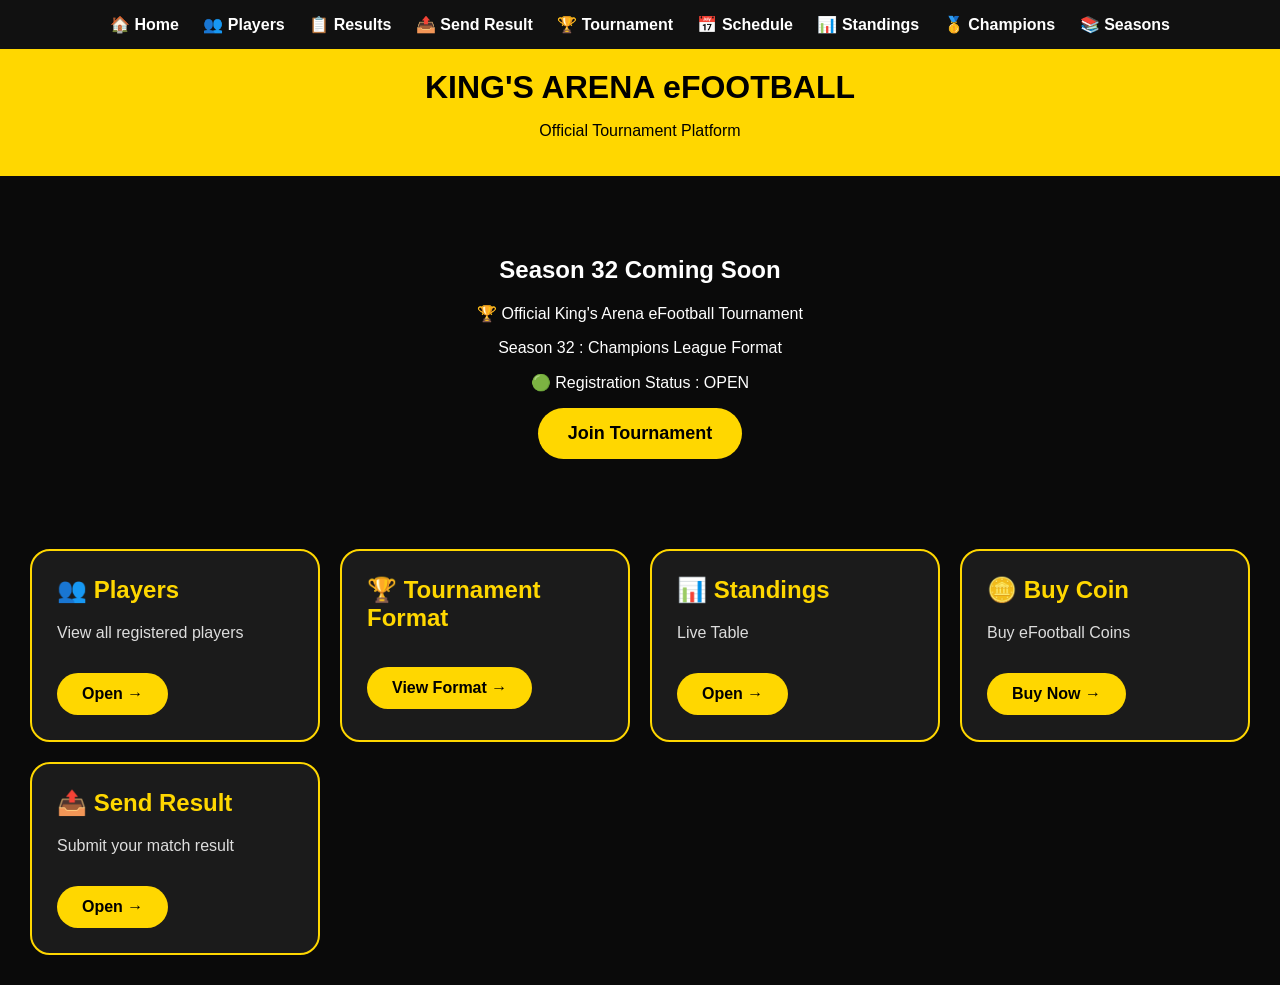
<file: index.html>
<!DOCTYPE html>
<html lang="en">
<head>
  <link rel="stylesheet" href="style.css">
<script src="script.js" defer></script>
<meta charset="UTF-8">
<meta name="viewport" content="width=device-width, initial-scale=1.0">
<title>King's Arena eFootball Tournament</title>



</head>

<body>
<nav>
<a href="index.html">🏠 Home</a>
<a href="players.html">👥 Players</a>
<a href="results.html">📋 Results</a>
<a href="send-result.html">📤 Send Result</a>
<a href="#">🏆 Tournament</a>
<a href="#">📅 Schedule</a>
<a href="#">📊 Standings</a>
<a href="#">🥇 Champions</a>
<a href="#">📚 Seasons</a>
</nav>
<header>
    <h1>KING'S ARENA eFOOTBALL</h1>
    <p>Official Tournament Platform</p>
</header>

<div class="hero">
<h2 id="seasonTitle">Season 32 Coming Soon</h2>

<p>🏆 Official King's Arena eFootball Tournament</p>

<p id="formatText"></p>

<p id="registrationStatus"></p>

<a href="https://forms.gle/giUWxDtWckXKzhDVA">
    <button>Join Tournament</button>
</a>
</div>
<section class="menu">

<div class="card">
<h2>👥 Players</h2>
<p>View all registered players</p>
<a href="players.html">Open →</a>
</div>

<div class="card">
<h2>🏆 Tournament Format</h2>
<p id="formatText"></p>
<a href="#">View Format →</a>
</div>

<div class="card">
<h2>📊 Standings</h2>
<p>Live Table</p>
<a href="#">Open →</a>
</div>

<div class="card">
<h2>🪙 Buy Coin</h2>
<p>Buy eFootball Coins</p>
<a href="https://t.me/YOUR_CHANNEL">Buy Now →</a>
</div>
<div class="card">
    <h2>📤 Send Result</h2>
    <p>Submit your match result</p>
    <a href="send-result.html">Open →</a>
</div>
</section>
</body>
    </html>
</file>
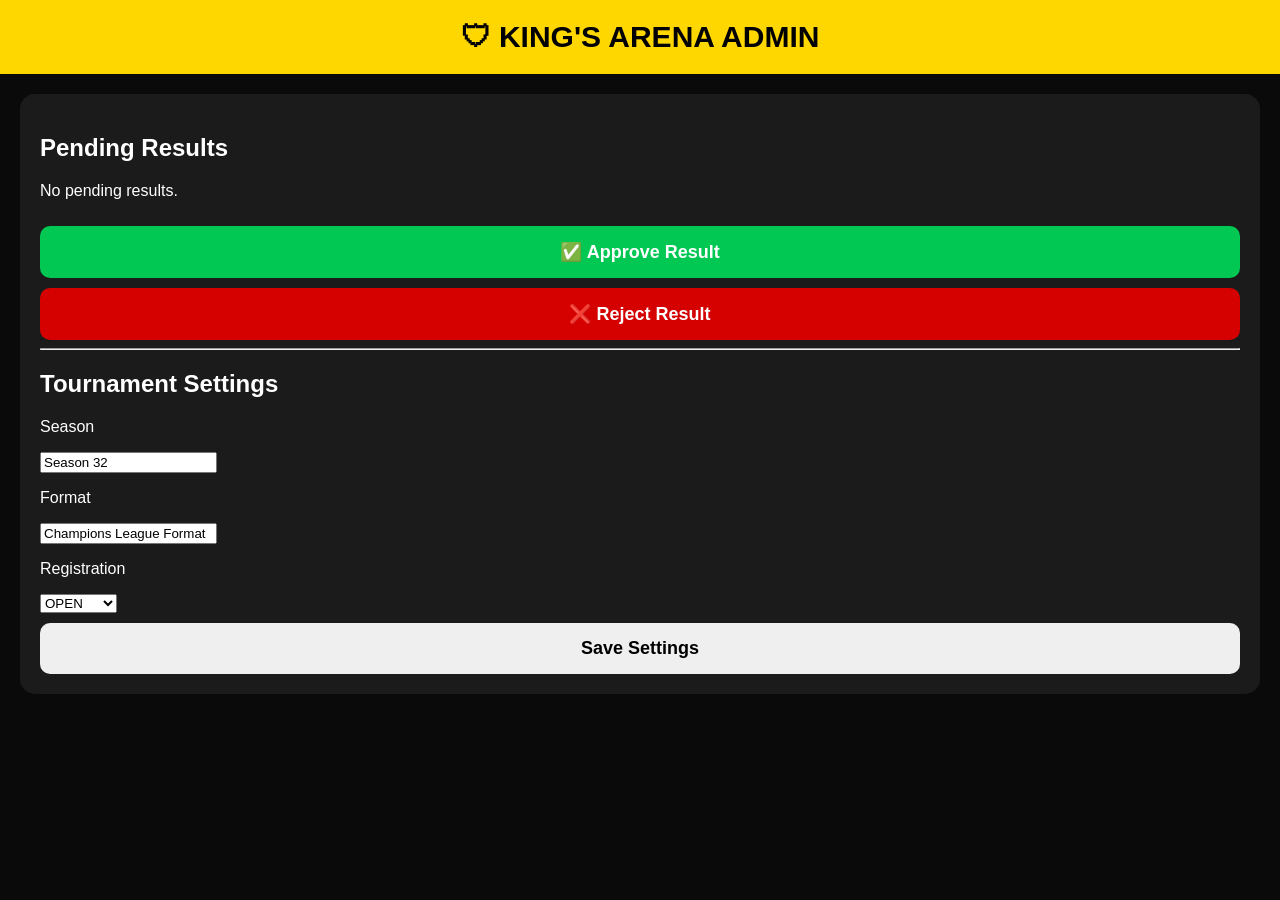
<file: admin.html>
<!DOCTYPE html>
<html lang="en">
<head>
<meta charset="UTF-8">
<meta name="viewport" content="width=device-width, initial-scale=1.0">
<title>King's Arena Admin</title>

<style>
body{
    margin:0;
    background:#0a0a0a;
    color:white;
    font-family:Arial,sans-serif;
}

header{
    background:gold;
    color:black;
    padding:20px;
    text-align:center;
    font-size:30px;
    font-weight:bold;
}

.card{
    background:#1b1b1b;
    margin:20px;
    padding:20px;
    border-radius:15px;
}

button{
    width:100%;
    padding:15px;
    margin-top:10px;
    border:none;
    border-radius:10px;
    font-size:18px;
    font-weight:bold;
}

.approve{
    background:#00c853;
    color:white;
}

.reject{
    background:#d50000;
    color:white;
}
</style>

</head>
<body>

<header>
🛡 KING'S ARENA ADMIN
</header>

<div class="card">

<h2>Pending Results</h2>

<p>No pending results.</p>

<button class="approve">✅ Approve Result</button>

<button class="reject">❌ Reject Result</button>
<hr>

<h2>Tournament Settings</h2>

<p>Season</p>
<input type="text" id="season" value="Season 32">

<p>Format</p>
<input type="text" id="format" value="Champions League Format">

<p>Registration</p>
<select id="registration">
  <option>OPEN</option>
  <option>CLOSED</option>
</select>

<button onclick="saveTournament()">Save Settings</button>
</div>
<script src="script.js"></script>
</body>
</html>
</file>
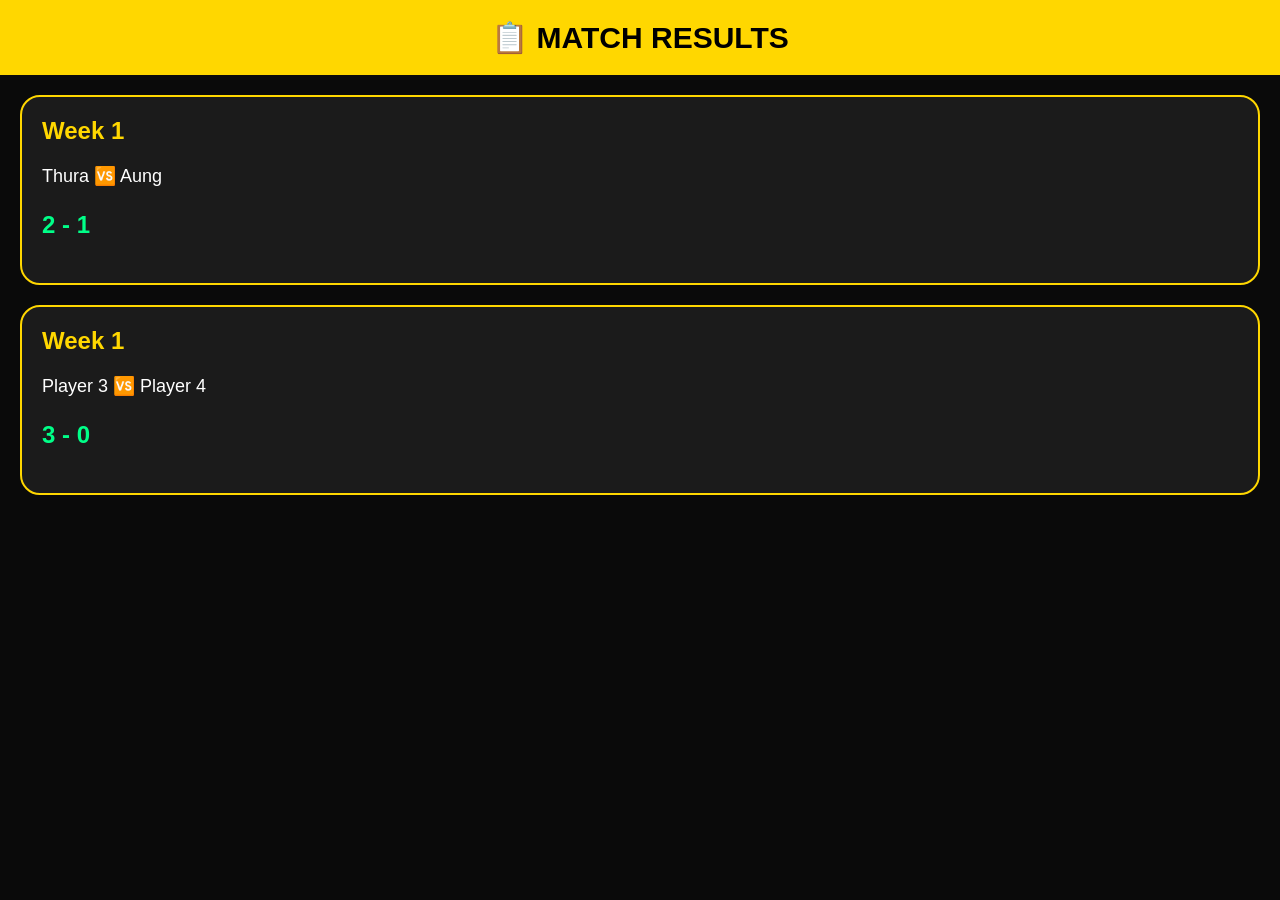
<file: results.html>
<!DOCTYPE html>
<html lang="en">
<head>
<meta charset="UTF-8">
<meta name="viewport" content="width=device-width, initial-scale=1.0">
<title>Match Results | King's Arena</title>

<style>
body{
margin:0;
background:#0a0a0a;
font-family:Arial,sans-serif;
color:white;
}

header{
background:gold;
color:black;
padding:20px;
text-align:center;
font-size:30px;
font-weight:bold;
}

.card{
background:#1b1b1b;
border:2px solid gold;
border-radius:20px;
margin:20px;
padding:20px;
}

h2{
color:gold;
margin-top:0;
}

.score{
font-size:24px;
font-weight:bold;
color:#00ff88;
}

.player{
font-size:18px;
margin:8px 0;
}
</style>

</head>

<body>

<header>
📋 MATCH RESULTS
</header>

<div class="card">
<h2>Week 1</h2>

<p class="player">
Thura 🆚 Aung
</p>

<p class="score">
2 - 1
</p>

</div>

<div class="card">
<h2>Week 1</h2>

<p class="player">
Player 3 🆚 Player 4
</p>

<p class="score">
3 - 0
</p>

</div>

</body>
</html>
</file>
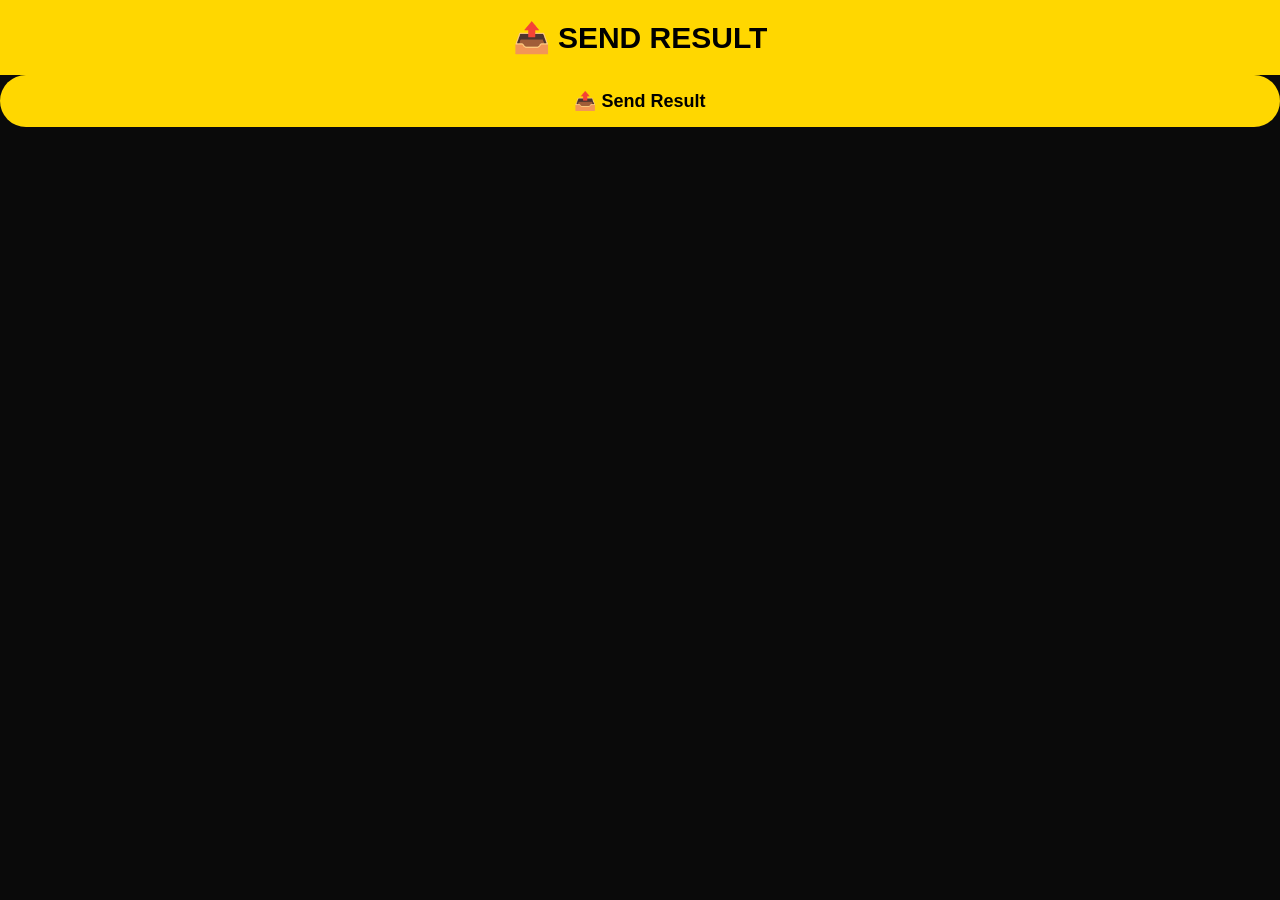
<file: send-result.html>
<!DOCTYPE html>
<html lang="en">
<head>
<meta charset="UTF-8">
<meta name="viewport" content="width=device-width, initial-scale=1.0">

<title>Send Result | King's Arena</title>

<style>

body{
    margin:0;
    background:#0a0a0a;
    font-family:Arial,sans-serif;
    color:white;
}

header{
    background:gold;
    color:black;
    padding:20px;
    text-align:center;
    font-size:30px;
    font-weight:bold;
}

form{
    max-width:500px;
    margin:30px auto;
    padding:20px;
}

input,select{
    width:100%;
    padding:15px;
    margin-bottom:15px;
    border:none;
    border-radius:10px;
    font-size:16px;
}

button{
    width:100%;
    padding:15px;
    border:none;
    border-radius:30px;
    background:gold;
    font-size:18px;
    font-weight:bold;
}

</style>

</head>

<body>

<header>
📤 SEND RESULT
</header>

<a href="https://t.me/resultsgroup1" target="_blank">
    <button>📤 Send Result</button>
</a>

</body>
</html>
</file>
<file: style.css>
body{
    margin:0;
    background:#0a0a0a;
    color:white;
    font-family:Arial,sans-serif;
    text-align:center;
}
header{
    background:gold;
    color:black;
    padding:20px;
}
h1{
    margin:0;
}
.hero{
    padding:60px 20px;
}
button{
    padding:15px 30px;
    border:none;
    border-radius:30px;
    background:gold;
    font-size:18px;
    font-weight:bold;
}nav{
    background:#111;
    padding:15px;
}

nav a{
    color:white;
    text-decoration:none;
    margin:0 10px;
    font-weight:bold;
    font-size:16px;
}

nav a:hover{
    color:gold;
}.menu{
    display:grid;
    grid-template-columns:repeat(auto-fit,minmax(280px,1fr));
    gap:20px;
    padding:30px;
}

.card{
    background:#1b1b1b;
    border-radius:20px;
    padding:25px;
    text-align:left;
    border:2px solid gold;
}

.card h2{
    margin-top:0;
    color:gold;
}

.card p{
    color:#ddd;
}

.card a{
    display:inline-block;
    margin-top:15px;
    padding:12px 25px;
    background:gold;
    color:black;
    text-decoration:none;
    border-radius:30px;
    font-weight:bold;
}
</file>
